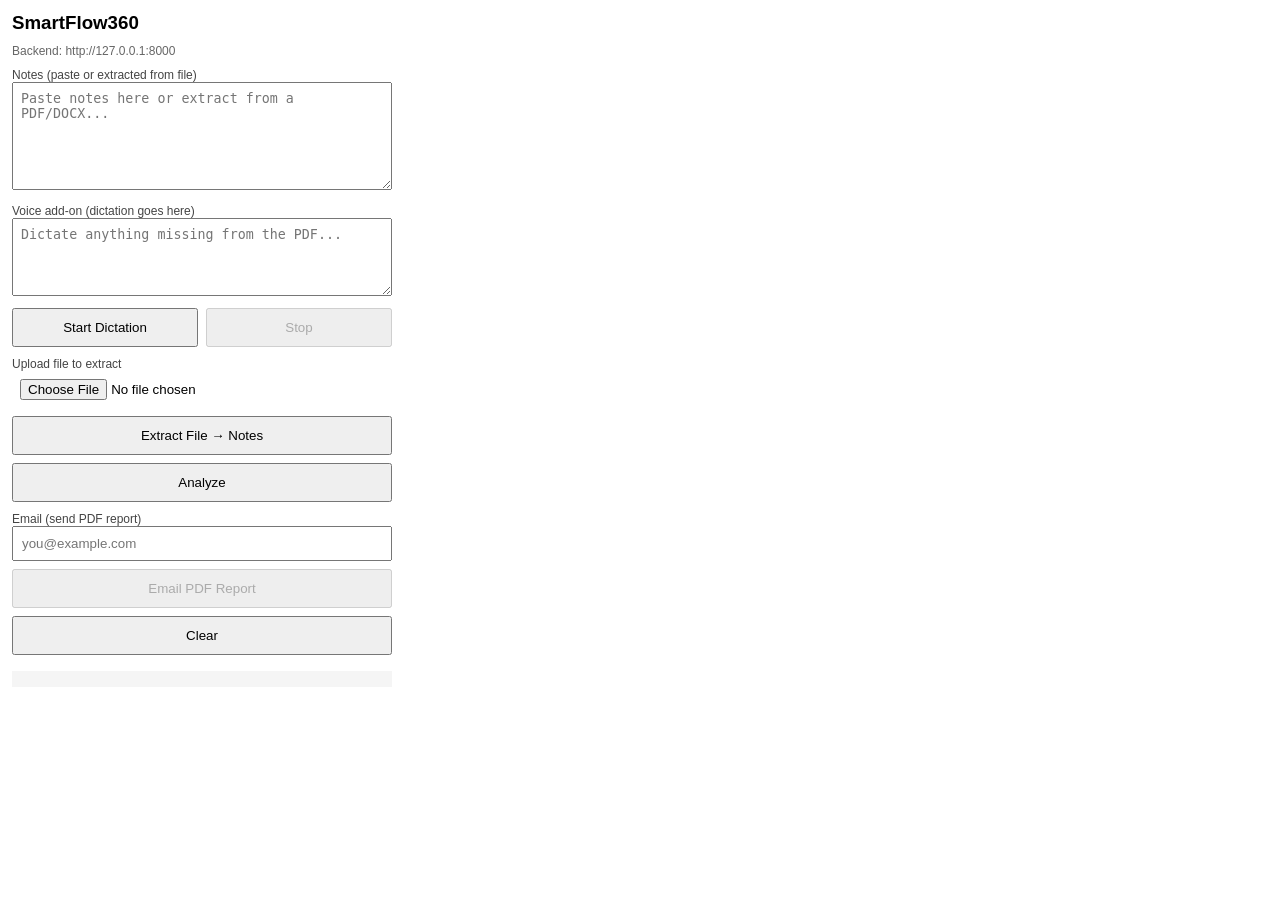
<file: smartflow360-extension/popup.html>
<!doctype html>
<html>
<head>
  <meta charset="utf-8" />
  <title>SmartFlow360</title>
  <style>
    body { font-family: Arial, sans-serif; width: 380px; margin: 0; padding: 12px; }
    h3 { margin: 0 0 10px; }
    label { display: block; margin-top: 10px; font-size: 12px; color: #444; }
    textarea, input { width: 100%; box-sizing: border-box; }
    textarea { padding: 8px; }
    input { padding: 8px; }
    button { width: 100%; padding: 10px; margin-top: 8px; cursor: pointer; }
    .row { display: flex; gap: 8px; }
    .row button { width: 50%; }
    small { color: #666; }
    pre { background: #f5f5f5; padding: 8px; white-space: pre-wrap; max-height: 200px; overflow: auto; }
    .muted { font-size: 12px; color: #666; }
  </style>
</head>
<body>
  <h3>SmartFlow360</h3>
  <div class="muted">Backend: <span id="apiBaseText"></span></div>

  <label>Notes (paste or extracted from file)</label>
  <textarea id="notes" rows="6" placeholder="Paste notes here or extract from a PDF/DOCX..."></textarea>

  <label>Voice add-on (dictation goes here)</label>
  <textarea id="voiceAddon" rows="4" placeholder="Dictate anything missing from the PDF..."></textarea>

  <div class="row">
    <button id="startDictate" type="button">Start Dictation</button>
    <button id="stopDictate" type="button" disabled>Stop</button>
  </div>
  <div class="muted" id="dictationStatus"></div>

  <label>Upload file to extract</label>
  <input id="file" type="file" accept=".pdf,.docx,.txt,.md,.csv,.json" />
  <button id="extractBtn" type="button">Extract File → Notes</button>

  <button id="analyzeBtn" type="button">Analyze</button>

  <label>Email (send PDF report)</label>
  <input id="email" type="email" placeholder="you@example.com" />
  <button id="emailBtn" type="button" disabled>Email PDF Report</button>

  <button id="clearBtn" type="button">Clear</button>

  <p><small id="status"></small></p>

  <pre id="out"></pre>

  <script src="popup.js"></script>
</body>
</html>
</file>
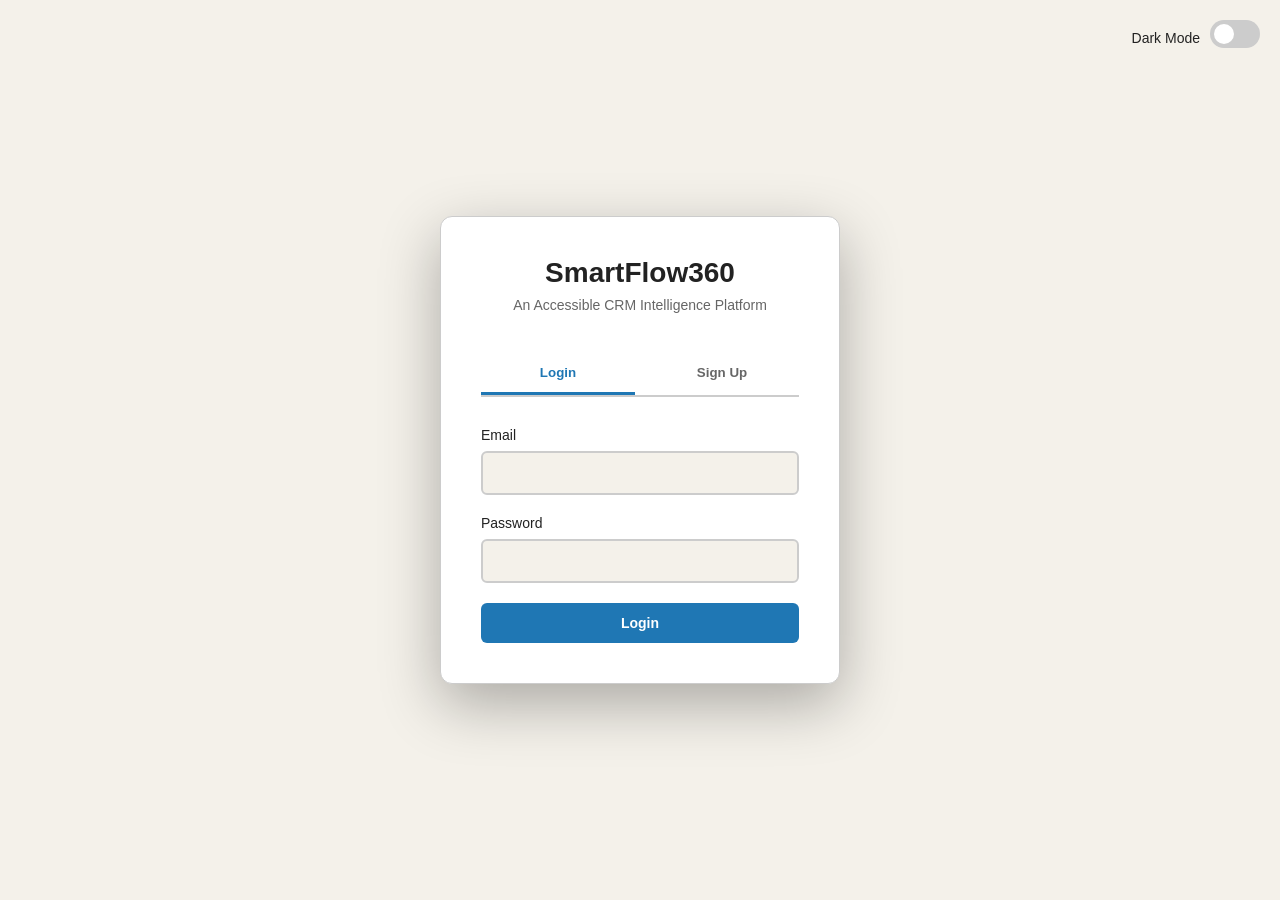
<file: app/templates/login.html>
<!doctype html>
<html lang="en">
  <head>
    <meta charset="UTF-8" />
    <meta name="viewport" content="width=device-width, initial-scale=1.0" />
    <title>SmartFlow360 - Login</title>
    <style>
      :root {
        /* Light Theme (Cream) - Default */
        --bg-color: #f4f1ea;
        --surface-color: #ffffff;
        --text-primary: #222222;
        --text-secondary: #666666;
        --accent-1: #1f77b4;
        --accent-2: #ff7f0e;
        --accent-3: #6a3d9a;
        --border-color: #cccccc;
      }

      /* Dark Theme triggered by JavaScript */
      [data-theme="dark"] {
        --bg-color: #121212;
        --surface-color: #1e1e1e;
        --text-primary: #e6e6e6;
        --text-secondary: #b3b3b3;
        --accent-1: #4dabf7;
        --accent-2: #ffa94d;
        --accent-3: #b197fc;
        --border-color: #333333;
      }

      /* Toggle Slider Styles */
      .theme-switch-wrapper {
        position: absolute;
        top: 20px;
        right: 20px;
        display: flex;
        align-items: center;
        gap: 10px;
        color: var(--text-primary);
        font-size: 14px;
        font-weight: 500;
      }

      .theme-switch {
        display: inline-block;
        height: 28px;
        position: relative;
        width: 50px;
      }

      .theme-switch input {
        display: none;
      }

      .slider {
        background-color: var(--border-color);
        bottom: 0;
        cursor: pointer;
        left: 0;
        position: absolute;
        right: 0;
        top: 0;
        transition: 0.4s;
        border-radius: 34px;
      }

      .slider:before {
        background-color: #ffffff;
        bottom: 4px;
        content: "";
        height: 20px;
        left: 4px;
        position: absolute;
        transition: 0.4s;
        width: 20px;
        border-radius: 50%;
      }

      input:checked + .slider {
        background-color: var(--accent-1);
      }

      input:checked + .slider:before {
        transform: translateX(22px);
      }

      /* --- Form and Layout Styles --- */
      * {
        margin: 0;
        padding: 0;
        box-sizing: border-box;
      }

      body {
        font-family:
          -apple-system, BlinkMacSystemFont, "Segoe UI", Roboto,
          "Helvetica Neue", Arial, sans-serif;
        background: var(--bg-color);
        color: var(--text-primary);
        min-height: 100vh;
        display: flex;
        flex-direction: column;
        align-items: center;
        justify-content: center;
        transition:
          background-color 0.3s,
          color 0.3s;
      }

      .login-container {
        background: var(--surface-color);
        border: 1px solid var(--border-color);
        border-radius: 12px;
        box-shadow: 0 20px 60px rgba(0, 0, 0, 0.3);
        width: 100%;
        max-width: 400px;
        padding: 40px;
        transition:
          background-color 0.3s,
          border-color 0.3s;
      }

      .logo {
        text-align: center;
        margin-bottom: 40px;
      }
      .logo h1 {
        color: var(--text-primary);
        font-size: 28px;
        margin-bottom: 8px;
      }
      .logo p {
        color: var(--text-secondary);
        font-size: 14px;
      }
      .form-group {
        margin-bottom: 20px;
      }

      label {
        display: block;
        margin-bottom: 8px;
        color: var(--text-primary);
        font-weight: 500;
        font-size: 14px;
      }

      input[type="text"],
      input[type="email"],
      input[type="password"],
      select {
        width: 100%;
        padding: 12px;
        background: var(--bg-color);
        color: var(--text-primary);
        border: 2px solid var(--border-color);
        border-radius: 6px;
        font-size: 14px;
        transition:
          border-color 0.3s,
          background-color 0.3s;
      }

      input:focus,
      select:focus {
        outline: none;
        border-color: var(--accent-1);
      }

      .form-tabs {
        display: flex;
        gap: 10px;
        margin-bottom: 30px;
        border-bottom: 2px solid var(--border-color);
      }

      .tab-button {
        flex: 1;
        padding: 12px;
        background: none;
        border: none;
        border-bottom: 3px solid transparent;
        color: var(--text-secondary);
        font-weight: 600;
        cursor: pointer;
        transition: all 0.3s;
      }

      .tab-button.active {
        color: var(--accent-1);
        border-bottom-color: var(--accent-1);
      }
      .tab-content {
        display: none;
      }
      .tab-content.active {
        display: block;
      }

      button[type="submit"] {
        width: 100%;
        padding: 12px;
        background: var(--accent-1);
        color: #ffffff;
        border: none;
        border-radius: 6px;
        font-weight: 600;
        font-size: 14px;
        cursor: pointer;
        transition:
          transform 0.2s,
          filter 0.2s;
      }

      button[type="submit"]:hover {
        transform: translateY(-2px);
        filter: brightness(1.1);
      }
      button[type="submit"]:active {
        transform: translateY(0);
      }

      .alert {
        padding: 12px;
        border-radius: 6px;
        margin-bottom: 20px;
        font-size: 14px;
        display: none;
      }

      .alert.error {
        background-color: #fee;
        color: #c00;
        border: 1px solid #fcc;
        display: block;
      }

      .alert.success {
        background-color: #efe;
        color: #060;
        border: 1px solid #cfc;
        display: block;
      }

    </style>
  </head>
  <body>
    <div class="theme-switch-wrapper">
      <span id="theme-text">Dark Mode</span>
      <label class="theme-switch" for="checkbox">
        <input type="checkbox" id="checkbox" />
        <div class="slider round"></div>
      </label>
    </div>
    <div class="login-container">
      <div class="logo">
        <h1>SmartFlow360</h1>
        <p>An Accessible CRM Intelligence Platform</p>
      </div>

      <div class="alert" id="alert"></div>

      <div class="form-tabs">
        <button
          type="button"
          class="tab-button active"
          onclick="switchTab('login')"
        >
          Login
        </button>
        <button
          type="button"
          class="tab-button"
          onclick="switchTab('register')"
        >
          Sign Up
        </button>
      </div>

      <!-- LOGIN TAB -->
      <div id="login" class="tab-content active">
        <form onsubmit="handleLogin(event)">
          <div class="form-group">
            <label for="login-email">Email</label>
            <input type="email" id="login-email" name="email" required />
          </div>

          <div class="form-group">
            <label for="login-password">Password</label>
            <input
              type="password"
              id="login-password"
              name="password"
              required
            />
          </div>

          <button type="submit">Login</button>
        </form>
      </div>

      <!-- REGISTER TAB -->
      <div id="register" class="tab-content">
        <form onsubmit="handleRegister(event)">
          <div class="form-group">
            <label for="register-name">Full Name</label>
            <input type="text" id="register-name" name="name" required />
          </div>

          <div class="form-group">
            <label for="register-email">Email</label>
            <input type="email" id="register-email" name="email" required />
          </div>

          <div class="form-group">
            <label for="register-industry">Industry</label>
            <select id="register-industry" name="industry" required>
              <option value="">Select an industry...</option>
              <option value="Technology">Technology</option>
              <option value="Finance">Finance</option>
              <option value="Healthcare">Healthcare</option>
              <option value="Retail">Retail</option>
              <option value="Manufacturing">Manufacturing</option>
              <option value="Other">Other</option>
            </select>
          </div>

          <div class="form-group">
            <label for="register-password">Password</label>
            <input
              type="password"
              id="register-password"
              name="password"
              required
              minlength="8"
            />
          </div>

          <div class="form-group">
            <label for="register-confirm">Confirm Password</label>
            <input
              type="password"
              id="register-confirm"
              name="confirm"
              required
              minlength="8"
            />
          </div>

          <button type="submit">Create Account</button>
        </form>
      </div>
    </div>

    <div id="register" class="tab-content">
          </div>
    </div>

    <script>
      const toggleSwitch = document.querySelector(
        '.theme-switch input[type="checkbox"]',
      );
      const themeText = document.getElementById("theme-text"); // Grab the text element
      const currentTheme = localStorage.getItem("theme");

      // Check local storage or system preference on load
      if (currentTheme) {
        document.documentElement.setAttribute("data-theme", currentTheme);
        if (currentTheme === "dark") {
          toggleSwitch.checked = true;
          themeText.textContent = "Light Mode"; // Set text on load
        }
      } else if (
        window.matchMedia &&
        window.matchMedia("(prefers-color-scheme: dark)").matches
      ) {
        // Fallback to system preference if no manual choice is saved
        document.documentElement.setAttribute("data-theme", "dark");
        toggleSwitch.checked = true;
        themeText.textContent = "Light Mode";
      }

      // Handle the toggle switch click
      function switchTheme(e) {
        if (e.target.checked) {
          document.documentElement.setAttribute("data-theme", "dark");
          localStorage.setItem("theme", "dark");
          themeText.textContent = "Dark Mode"; // Change text to opposite
        } else {
          document.documentElement.setAttribute("data-theme", "light");
          localStorage.setItem("theme", "light");
          themeText.textContent = "Light Mode"; // Change text to opposite
        }
      }

      toggleSwitch.addEventListener("change", switchTheme, false);

      function switchTab(tabName) {
        // Hide all tabs
        document.querySelectorAll(".tab-content").forEach((tab) => {
          tab.classList.remove("active");
        });
        document.querySelectorAll(".tab-button").forEach((btn) => {
          btn.classList.remove("active");
        });

        // Show selected tab
        document.getElementById(tabName).classList.add("active");
        event.target.classList.add("active");

        // Clear alerts
        clearAlert();
      }

      function showAlert(message, type = "error") {
        const alertDiv = document.getElementById("alert");
        alertDiv.textContent = message;
        alertDiv.className = `alert ${type}`;
      }

      function clearAlert() {
        const alertDiv = document.getElementById("alert");
        alertDiv.className = "alert";
        alertDiv.textContent = "";
      }

      async function handleLogin(event) {
        event.preventDefault();
        clearAlert();

        const email = document.getElementById("login-email").value;
        const password = document.getElementById("login-password").value;

        try {
          const response = await fetch("/api/auth/login", {
            method: "POST",
            headers: {
              "Content-Type": "application/json", // ← KEY: Send JSON
            },
            body: JSON.stringify({
              // ← KEY: Use JSON.stringify
              email,
              password,
            }),
          });

          const data = await response.json();

          if (!response.ok) {
            throw new Error(data.detail || "Login failed");
          }

          // Store session token in localStorage
          localStorage.setItem("session_token", data.session_token);
          localStorage.setItem("user_id", data.id);
          localStorage.setItem("user_name", data.name);

          showAlert(`Welcome back, ${data.name}!`, "success");

          // Redirect to dashboard after 1 second
          setTimeout(() => {
            window.location.href = "/";
          }, 1000);
        } catch (error) {
          console.error("Login error:", error);
          showAlert(error.message, "error");
        }
      }

      async function handleRegister(event) {
        event.preventDefault();
        clearAlert();

        const name = document.getElementById("register-name").value;
        const email = document.getElementById("register-email").value;
        const industry = document.getElementById("register-industry").value;
        const password = document.getElementById("register-password").value;
        const confirm = document.getElementById("register-confirm").value;

        // Validate passwords match
        if (password !== confirm) {
          showAlert("Passwords do not match", "error");
          return;
        }

        try {
          const response = await fetch("/api/auth/register", {
            method: "POST",
            headers: {
              "Content-Type": "application/json",
            },
            body: JSON.stringify({
              name,
              email,
              industry,
              password,
            }),
          });

          const data = await response.json();

          if (!response.ok) {
            throw new Error(data.detail || "Registration failed");
          }

          showAlert("Account created! Switching to login...", "success");

          // Switch to login tab
          setTimeout(() => {
            document.querySelector("[onclick=\"switchTab('login')\"]").click();
            document.getElementById("login-email").value = email;
            document.getElementById("login-password").focus();
          }, 1500);
        } catch (error) {
          showAlert(error.message, "error");
        }
      }
    </script>
  </body>
</html>
</file>
